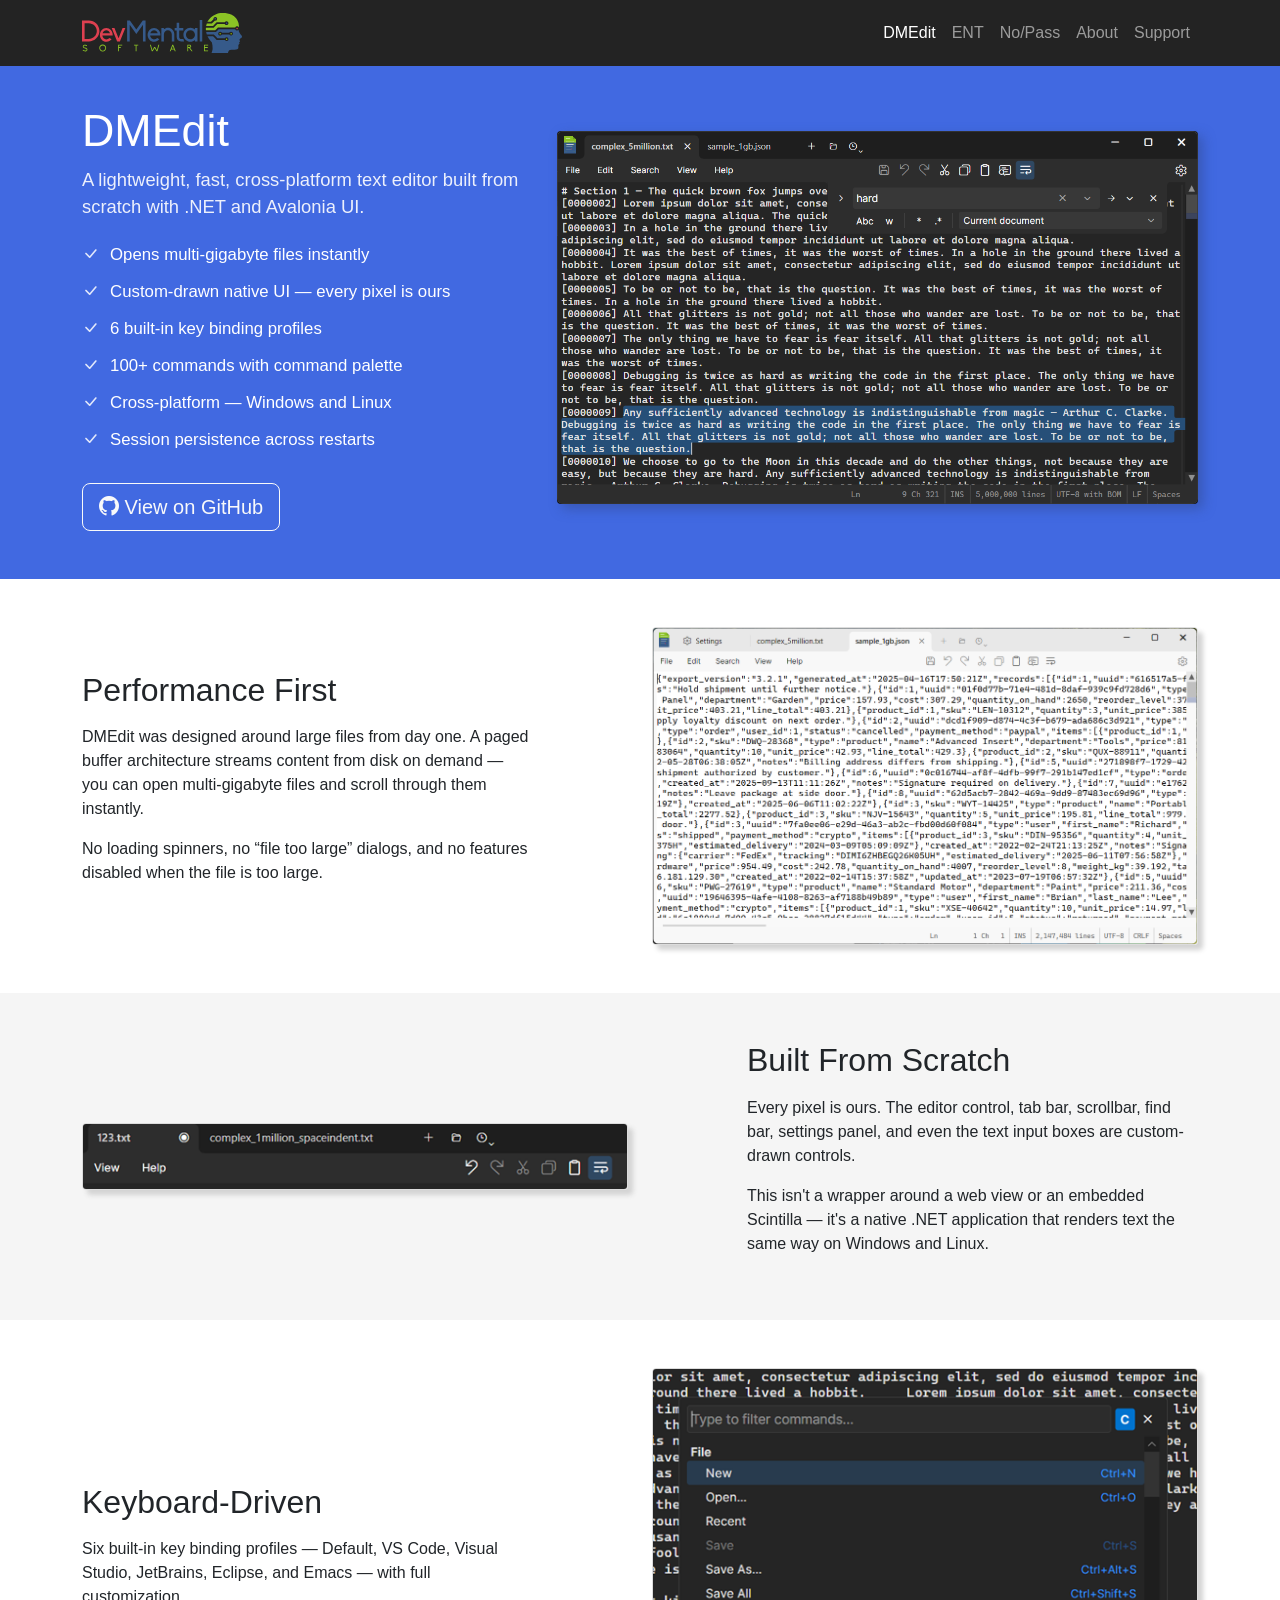
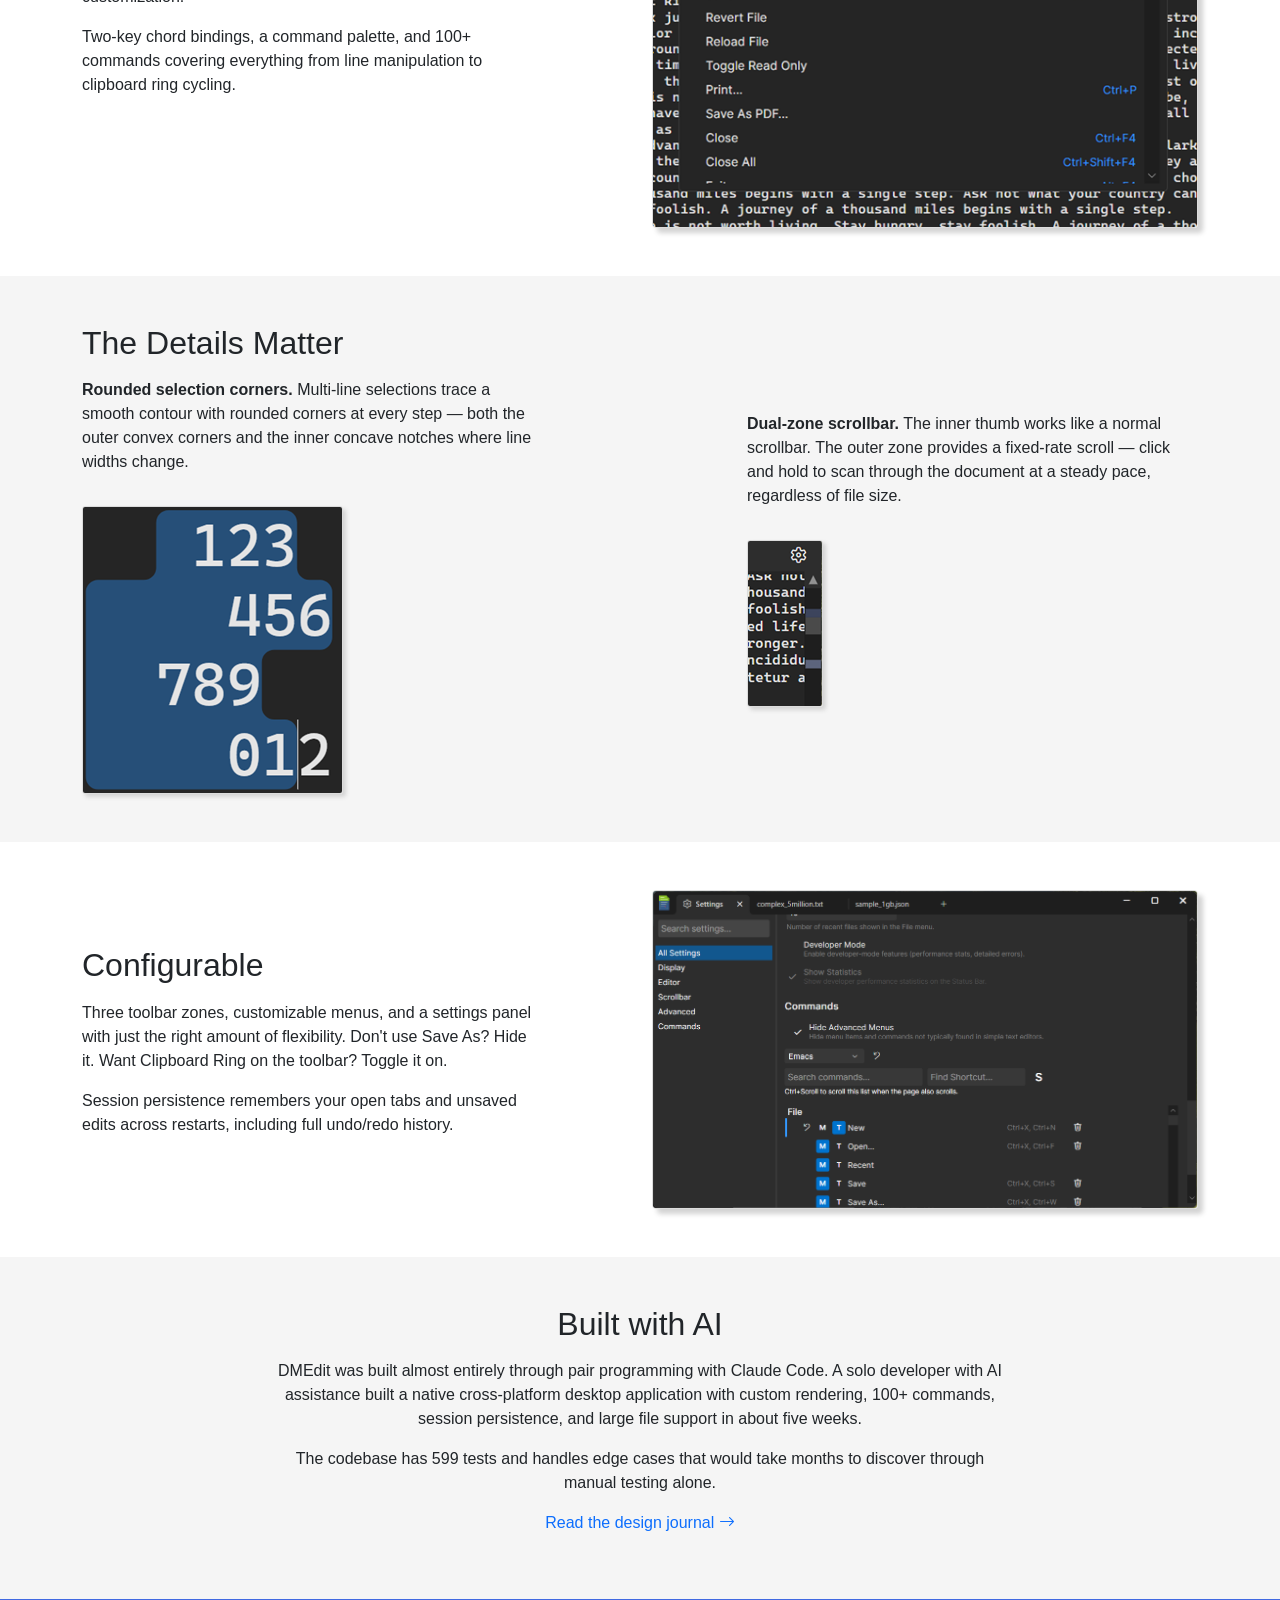
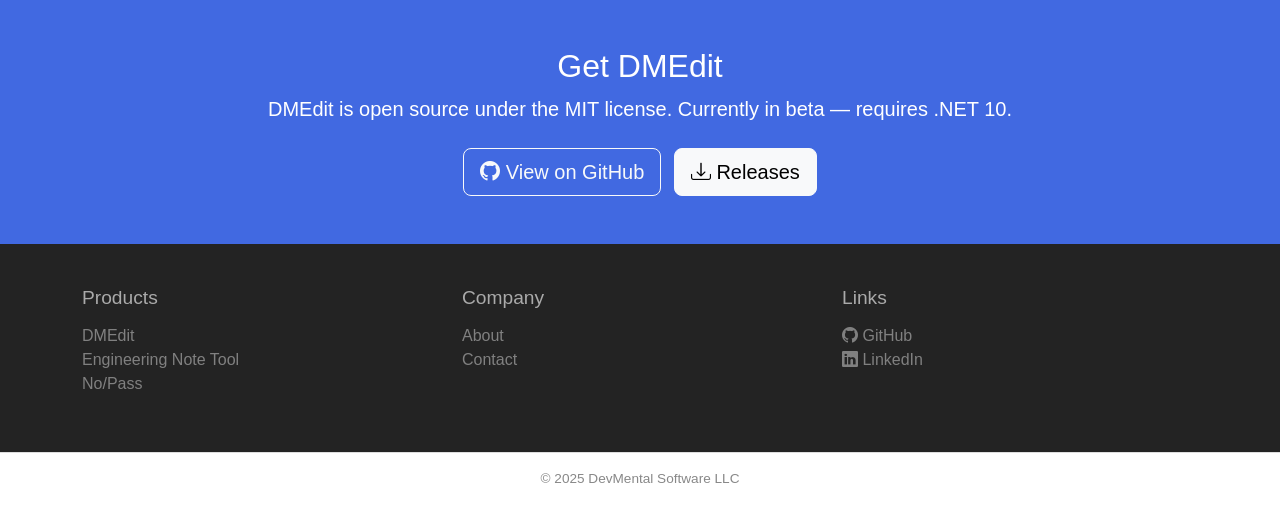
<file: site/index.html>
<!DOCTYPE html>
<html lang="en">
<head>
    <meta charset="utf-8" />
    <meta name="viewport" content="width=device-width, initial-scale=1.0" />
    <title>DMEdit : DevMental</title>
    <link rel="shortcut icon" href="images/dev_mental_head_white_tiny.png" />
    <link href="https://cdn.jsdelivr.net/npm/bootstrap@5.3.3/dist/css/bootstrap.min.css" rel="stylesheet" />
    <link href="https://cdn.jsdelivr.net/npm/bootstrap-icons@1.11.3/font/bootstrap-icons.min.css" rel="stylesheet" />
    <link rel="stylesheet" href="css/site.css" />
</head>
<body>

<!-- Navbar -->
<nav class="navbar navbar-expand-md navbar-dark fixed-top" style="background-color: var(--dm-dark);">
    <div class="container">
        <a class="navbar-brand" href="index.html">
            <img src="images/dev_mental.svg" alt="DevMental" />
        </a>
        <button class="navbar-toggler" type="button" data-bs-toggle="collapse" data-bs-target="#navbarMain">
            <span class="navbar-toggler-icon"></span>
        </button>
        <div class="collapse navbar-collapse" id="navbarMain">
            <ul class="navbar-nav ms-auto">
                <li class="nav-item"><a class="nav-link active" href="index.html">DMEdit</a></li>
                <li class="nav-item"><a class="nav-link" href="ent.html">ENT</a></li>
                <li class="nav-item"><a class="nav-link" href="nopass.html">No/Pass</a></li>
                <li class="nav-item"><a class="nav-link" href="about.html">About</a></li>
                <li class="nav-item"><a class="nav-link" href="contact.html">Support</a></li>
            </ul>
        </div>
    </div>
</nav>

<!-- Hero -->
<section class="hero">
    <div class="container">
        <div class="row align-items-center">
            <div class="col-md-5">
                <h1>DMEdit</h1>
                <p class="lead">A lightweight, fast, cross-platform text editor built from scratch with .NET and Avalonia UI.</p>
                <ul class="feature-list">
                    <li><i class="bi bi-check-lg"></i> Opens multi-gigabyte files instantly</li>
                    <li><i class="bi bi-check-lg"></i> Custom-drawn native UI &mdash; every pixel is ours</li>
                    <li><i class="bi bi-check-lg"></i> 6 built-in key binding profiles</li>
                    <li><i class="bi bi-check-lg"></i> 100+ commands with command palette</li>
                    <li><i class="bi bi-check-lg"></i> Cross-platform &mdash; Windows and Linux</li>
                    <li><i class="bi bi-check-lg"></i> Session persistence across restarts</li>
                </ul>
                <a href="https://github.com/DevMentalSoftware/dmedit" class="btn btn-outline-light btn-lg mt-2">
                    <i class="bi bi-github"></i> View on GitHub
                </a>
            </div>
            <div class="col-md-7 text-end">
                <img src="images/dmedit/Screen1.png" alt="DMEdit editing a large file" class="hero-img" />
            </div>
        </div>
    </div>
</section>

<!-- Performance First -->
<section class="tile-light">
    <div class="container">
        <div class="row align-items-center">
            <div class="col-md-5">
                <h2>Performance First</h2>
                <p>DMEdit was designed around large files from day one. A paged buffer architecture streams content from disk on demand &mdash; you can open multi-gigabyte files and scroll through them instantly.</p>
                <p>No loading spinners, no &ldquo;file too large&rdquo; dialogs, and no features disabled when the file is too large.</p>
            </div>
            <div class="col-md-6 offset-md-1">
                <img src="images/dmedit/Screen2.png" alt="DMEdit with a 1.1 million line JSON file" class="tile-img" />
            </div>
        </div>
    </div>
</section>

<!-- Built From Scratch -->
<section class="tile-dark">
    <div class="container">
        <div class="row align-items-center">
            <div class="col-md-6">
                <img src="images/dmedit/Toolbars.png" alt="DMEdit toolbar zones" class="tile-img" />
            </div>
            <div class="col-md-5 offset-md-1">
                <h2>Built From Scratch</h2>
                <p>Every pixel is ours. The editor control, tab bar, scrollbar, find bar, settings panel, and even the text input boxes are custom-drawn controls.</p>
                <p>This isn't a wrapper around a web view or an embedded Scintilla &mdash; it's a native .NET application that renders text the same way on Windows and Linux.</p>
            </div>
        </div>
    </div>
</section>

<!-- Keyboard-Driven -->
<section class="tile-light">
    <div class="container">
        <div class="row align-items-center">
            <div class="col-md-5">
                <h2>Keyboard-Driven</h2>
                <p>Six built-in key binding profiles &mdash; Default, VS Code, Visual Studio, JetBrains, Eclipse, and Emacs &mdash; with full customization.</p>
                <p>Two-key chord bindings, a command palette, and 100+ commands covering everything from line manipulation to clipboard ring cycling.</p>
            </div>
            <div class="col-md-6 offset-md-1">
                <img src="images/dmedit/Commands.png" alt="DMEdit command palette" class="tile-img" />
            </div>
        </div>
    </div>
</section>

<!-- The Details -->
<section class="tile-dark">
    <div class="container">
        <div class="row align-items-center">
            <div class="col-md-5">
                <h2>The Details Matter</h2>
                <p><strong>Rounded selection corners.</strong> Multi-line selections trace a smooth contour with rounded corners at every step &mdash; both the outer convex corners and the inner concave notches where line widths change.</p>
                <img src="images/dmedit/Selection.png" alt="Rounded selection corners" class="tile-img-sm mt-3" />
            </div>
            <div class="col-md-5 offset-md-2">
                <p><strong>Dual-zone scrollbar.</strong> The inner thumb works like a normal scrollbar. The outer zone provides a fixed-rate scroll &mdash; click and hold to scan through the document at a steady pace, regardless of file size.</p>
                <img src="images/dmedit/dzscroll.png" alt="Dual-zone scrollbar" class="tile-img-sm mt-3" />
            </div>
        </div>
    </div>
</section>

<!-- Configurable -->
<section class="tile-light">
    <div class="container">
        <div class="row align-items-center">
            <div class="col-md-5">
                <h2>Configurable</h2>
                <p>Three toolbar zones, customizable menus, and a settings panel with just the right amount of flexibility. Don't use Save As? Hide it. Want Clipboard Ring on the toolbar? Toggle it on.</p>
                <p>Session persistence remembers your open tabs and unsaved edits across restarts, including full undo/redo history.</p>
            </div>
            <div class="col-md-6 offset-md-1">
                <img src="images/dmedit/Screen3.png" alt="DMEdit settings panel" class="tile-img" />
            </div>
        </div>
    </div>
</section>

<!-- The AI Story -->
<section class="tile-dark">
    <div class="container">
        <div class="row align-items-center">
            <div class="col-md-8 mx-auto text-center">
                <h2>Built with AI</h2>
                <p>DMEdit was built almost entirely through pair programming with Claude Code. A solo developer with AI assistance built a native cross-platform desktop application with custom rendering, 100+ commands, session persistence, and large file support in about five weeks.</p>
                <p>The codebase has 599 tests and handles edge cases that would take months to discover through manual testing alone.</p>
                <p>
                    <a href="https://github.com/DevMentalSoftware/dmedit/blob/main/docs/design-journal.md" class="text-decoration-none">
                        Read the design journal <i class="bi bi-arrow-right"></i>
                    </a>
                </p>
            </div>
        </div>
    </div>
</section>

<!-- Get DMEdit -->
<section class="cta-section">
    <div class="container">
        <h2>Get DMEdit</h2>
        <p class="lead mb-4">DMEdit is open source under the MIT license. Currently in beta &mdash; requires .NET 10.</p>
        <a href="https://github.com/DevMentalSoftware/dmedit" class="btn btn-outline-light btn-lg">
            <i class="bi bi-github"></i> View on GitHub
        </a>
        <a href="https://github.com/DevMentalSoftware/dmedit/releases" class="btn btn-light btn-lg ms-2">
            <i class="bi bi-download"></i> Releases
        </a>
    </div>
</section>

<!-- Footer -->
<footer class="dm-footer">
    <div class="container">
        <div class="row">
            <div class="col-md-4 mb-3">
                <div class="footer-heading">Products</div>
                <a href="index.html">DMEdit</a><br />
                <a href="ent.html">Engineering Note Tool</a><br />
                <a href="nopass.html">No/Pass</a><br />
            </div>
            <div class="col-md-4 mb-3">
                <div class="footer-heading">Company</div>
                <a href="about.html">About</a><br />
                <a href="contact.html">Contact</a><br />
            </div>
            <div class="col-md-4 mb-3">
                <div class="footer-heading">Links</div>
                <a href="https://github.com/DevMentalSoftware/dmedit"><i class="bi bi-github"></i> GitHub</a><br />
                <a href="https://www.linkedin.com/company/devmental-software"><i class="bi bi-linkedin"></i> LinkedIn</a><br />
            </div>
        </div>
    </div>
</footer>
<div class="dm-copyright">&copy; 2025 DevMental Software LLC</div>

<script src="https://cdn.jsdelivr.net/npm/bootstrap@5.3.3/dist/js/bootstrap.bundle.min.js"></script>
</body>
</html>
</file>
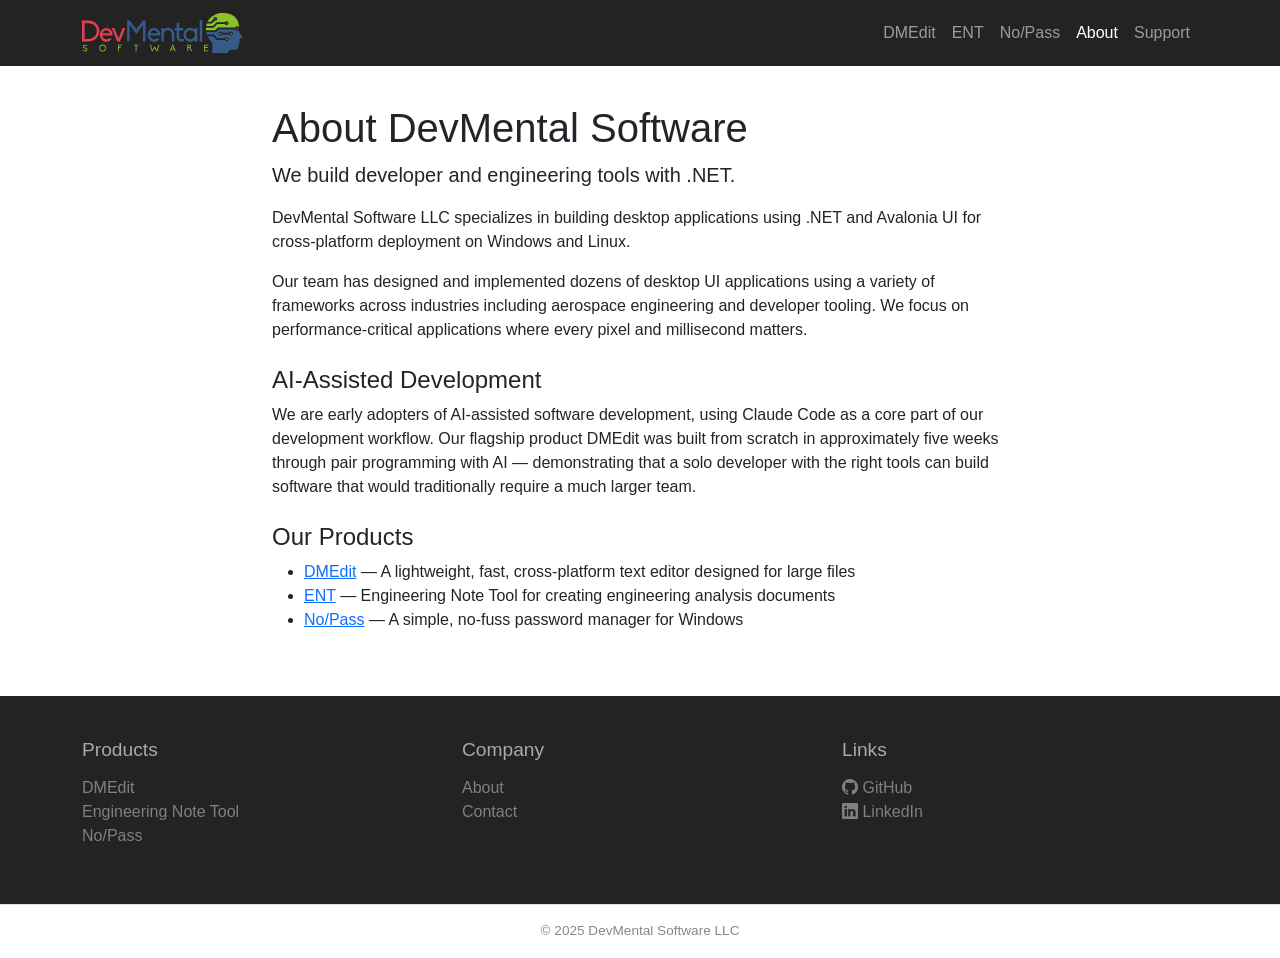
<file: site/about.html>
<!DOCTYPE html>
<html lang="en">
<head>
    <meta charset="utf-8" />
    <meta name="viewport" content="width=device-width, initial-scale=1.0" />
    <title>About : DevMental</title>
    <link rel="shortcut icon" href="images/dev_mental_head_white_tiny.png" />
    <link href="https://cdn.jsdelivr.net/npm/bootstrap@5.3.3/dist/css/bootstrap.min.css" rel="stylesheet" />
    <link href="https://cdn.jsdelivr.net/npm/bootstrap-icons@1.11.3/font/bootstrap-icons.min.css" rel="stylesheet" />
    <link rel="stylesheet" href="css/site.css" />
</head>
<body>

<!-- Navbar -->
<nav class="navbar navbar-expand-md navbar-dark fixed-top" style="background-color: var(--dm-dark);">
    <div class="container">
        <a class="navbar-brand" href="index.html">
            <img src="images/dev_mental.svg" alt="DevMental" />
        </a>
        <button class="navbar-toggler" type="button" data-bs-toggle="collapse" data-bs-target="#navbarMain">
            <span class="navbar-toggler-icon"></span>
        </button>
        <div class="collapse navbar-collapse" id="navbarMain">
            <ul class="navbar-nav ms-auto">
                <li class="nav-item"><a class="nav-link" href="index.html">DMEdit</a></li>
                <li class="nav-item"><a class="nav-link" href="ent.html">ENT</a></li>
                <li class="nav-item"><a class="nav-link" href="nopass.html">No/Pass</a></li>
                <li class="nav-item"><a class="nav-link active" href="about.html">About</a></li>
                <li class="nav-item"><a class="nav-link" href="contact.html">Support</a></li>
            </ul>
        </div>
    </div>
</nav>

<!-- Content -->
<section class="tile-light">
    <div class="container">
        <div class="row">
            <div class="col-md-8 mx-auto">
                <h1 style="font-family: var(--dm-font-heading); font-weight: 300;">About DevMental Software</h1>
                <p class="lead" style="font-family: var(--dm-font-heading); font-weight: 300;">We build developer and engineering tools with .NET.</p>

                <p>DevMental Software LLC specializes in building desktop applications using .NET and Avalonia UI for cross-platform deployment on Windows and Linux.</p>

                <p>Our team has designed and implemented dozens of desktop UI applications using a variety of frameworks across industries including aerospace engineering and developer tooling. We focus on performance-critical applications where every pixel and millisecond matters.</p>

                <h4 class="mt-4" style="font-family: var(--dm-font-heading); font-weight: 300;">AI-Assisted Development</h4>
                <p>We are early adopters of AI-assisted software development, using Claude Code as a core part of our development workflow. Our flagship product DMEdit was built from scratch in approximately five weeks through pair programming with AI &mdash; demonstrating that a solo developer with the right tools can build software that would traditionally require a much larger team.</p>

                <h4 class="mt-4" style="font-family: var(--dm-font-heading); font-weight: 300;">Our Products</h4>
                <ul>
                    <li><a href="index.html">DMEdit</a> &mdash; A lightweight, fast, cross-platform text editor designed for large files</li>
                    <li><a href="ent.html">ENT</a> &mdash; Engineering Note Tool for creating engineering analysis documents</li>
                    <li><a href="nopass.html">No/Pass</a> &mdash; A simple, no-fuss password manager for Windows</li>
                </ul>
            </div>
        </div>
    </div>
</section>

<!-- Footer -->
<footer class="dm-footer">
    <div class="container">
        <div class="row">
            <div class="col-md-4 mb-3">
                <div class="footer-heading">Products</div>
                <a href="index.html">DMEdit</a><br />
                <a href="ent.html">Engineering Note Tool</a><br />
                <a href="nopass.html">No/Pass</a><br />
            </div>
            <div class="col-md-4 mb-3">
                <div class="footer-heading">Company</div>
                <a href="about.html">About</a><br />
                <a href="contact.html">Contact</a><br />
            </div>
            <div class="col-md-4 mb-3">
                <div class="footer-heading">Links</div>
                <a href="https://github.com/DevMentalSoftware/dmedit"><i class="bi bi-github"></i> GitHub</a><br />
                <a href="https://www.linkedin.com/company/devmental-software"><i class="bi bi-linkedin"></i> LinkedIn</a><br />
            </div>
        </div>
    </div>
</footer>
<div class="dm-copyright">&copy; 2025 DevMental Software LLC</div>

<script src="https://cdn.jsdelivr.net/npm/bootstrap@5.3.3/dist/js/bootstrap.bundle.min.js"></script>
</body>
</html>
</file>
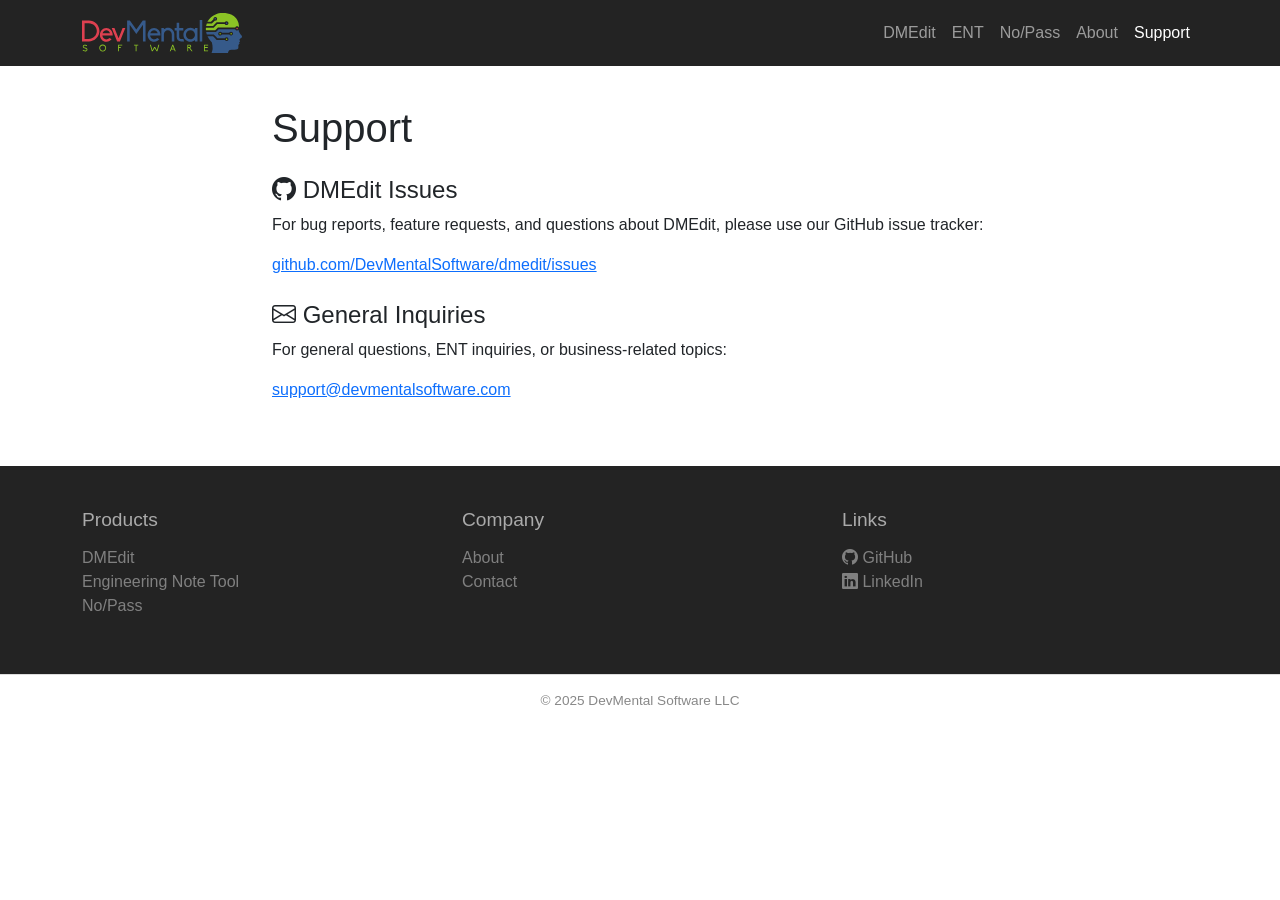
<file: site/contact.html>
<!DOCTYPE html>
<html lang="en">
<head>
    <meta charset="utf-8" />
    <meta name="viewport" content="width=device-width, initial-scale=1.0" />
    <title>Support : DevMental</title>
    <link rel="shortcut icon" href="images/dev_mental_head_white_tiny.png" />
    <link href="https://cdn.jsdelivr.net/npm/bootstrap@5.3.3/dist/css/bootstrap.min.css" rel="stylesheet" />
    <link href="https://cdn.jsdelivr.net/npm/bootstrap-icons@1.11.3/font/bootstrap-icons.min.css" rel="stylesheet" />
    <link rel="stylesheet" href="css/site.css" />
</head>
<body>

<!-- Navbar -->
<nav class="navbar navbar-expand-md navbar-dark fixed-top" style="background-color: var(--dm-dark);">
    <div class="container">
        <a class="navbar-brand" href="index.html">
            <img src="images/dev_mental.svg" alt="DevMental" />
        </a>
        <button class="navbar-toggler" type="button" data-bs-toggle="collapse" data-bs-target="#navbarMain">
            <span class="navbar-toggler-icon"></span>
        </button>
        <div class="collapse navbar-collapse" id="navbarMain">
            <ul class="navbar-nav ms-auto">
                <li class="nav-item"><a class="nav-link" href="index.html">DMEdit</a></li>
                <li class="nav-item"><a class="nav-link" href="ent.html">ENT</a></li>
                <li class="nav-item"><a class="nav-link" href="nopass.html">No/Pass</a></li>
                <li class="nav-item"><a class="nav-link" href="about.html">About</a></li>
                <li class="nav-item"><a class="nav-link active" href="contact.html">Support</a></li>
            </ul>
        </div>
    </div>
</nav>

<!-- Content -->
<section class="tile-light">
    <div class="container">
        <div class="row">
            <div class="col-md-8 mx-auto">
                <h1 style="font-family: var(--dm-font-heading); font-weight: 300;">Support</h1>

                <h4 class="mt-4" style="font-family: var(--dm-font-heading); font-weight: 300;">
                    <i class="bi bi-github"></i> DMEdit Issues
                </h4>
                <p>For bug reports, feature requests, and questions about DMEdit, please use our GitHub issue tracker:</p>
                <p><a href="https://github.com/DevMentalSoftware/dmedit/issues">github.com/DevMentalSoftware/dmedit/issues</a></p>

                <h4 class="mt-4" style="font-family: var(--dm-font-heading); font-weight: 300;">
                    <i class="bi bi-envelope"></i> General Inquiries
                </h4>
                <p>For general questions, ENT inquiries, or business-related topics:</p>
                <p><a href="mailto:support@devmentalsoftware.com">support@devmentalsoftware.com</a></p>
            </div>
        </div>
    </div>
</section>

<!-- Footer -->
<footer class="dm-footer">
    <div class="container">
        <div class="row">
            <div class="col-md-4 mb-3">
                <div class="footer-heading">Products</div>
                <a href="index.html">DMEdit</a><br />
                <a href="ent.html">Engineering Note Tool</a><br />
                <a href="nopass.html">No/Pass</a><br />
            </div>
            <div class="col-md-4 mb-3">
                <div class="footer-heading">Company</div>
                <a href="about.html">About</a><br />
                <a href="contact.html">Contact</a><br />
            </div>
            <div class="col-md-4 mb-3">
                <div class="footer-heading">Links</div>
                <a href="https://github.com/DevMentalSoftware/dmedit"><i class="bi bi-github"></i> GitHub</a><br />
                <a href="https://www.linkedin.com/company/devmental-software"><i class="bi bi-linkedin"></i> LinkedIn</a><br />
            </div>
        </div>
    </div>
</footer>
<div class="dm-copyright">&copy; 2025 DevMental Software LLC</div>

<script src="https://cdn.jsdelivr.net/npm/bootstrap@5.3.3/dist/js/bootstrap.bundle.min.js"></script>
</body>
</html>
</file>
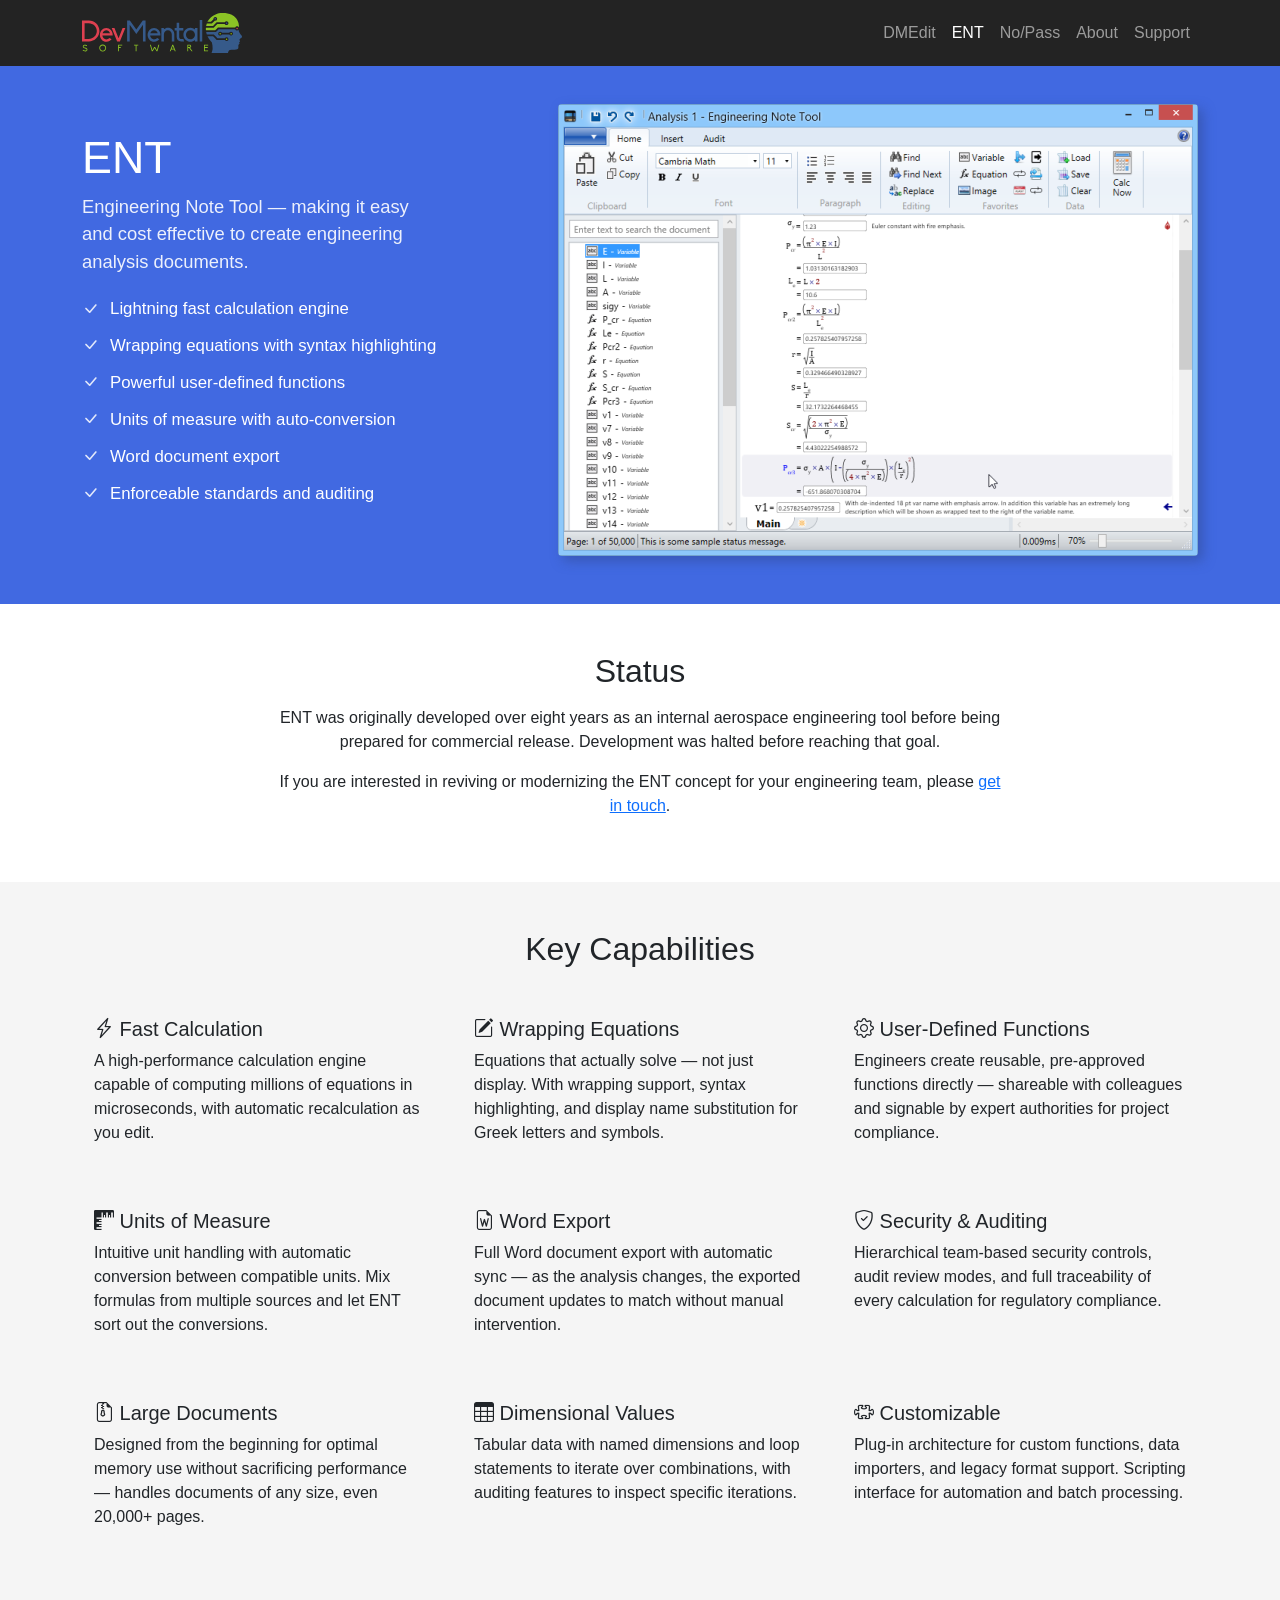
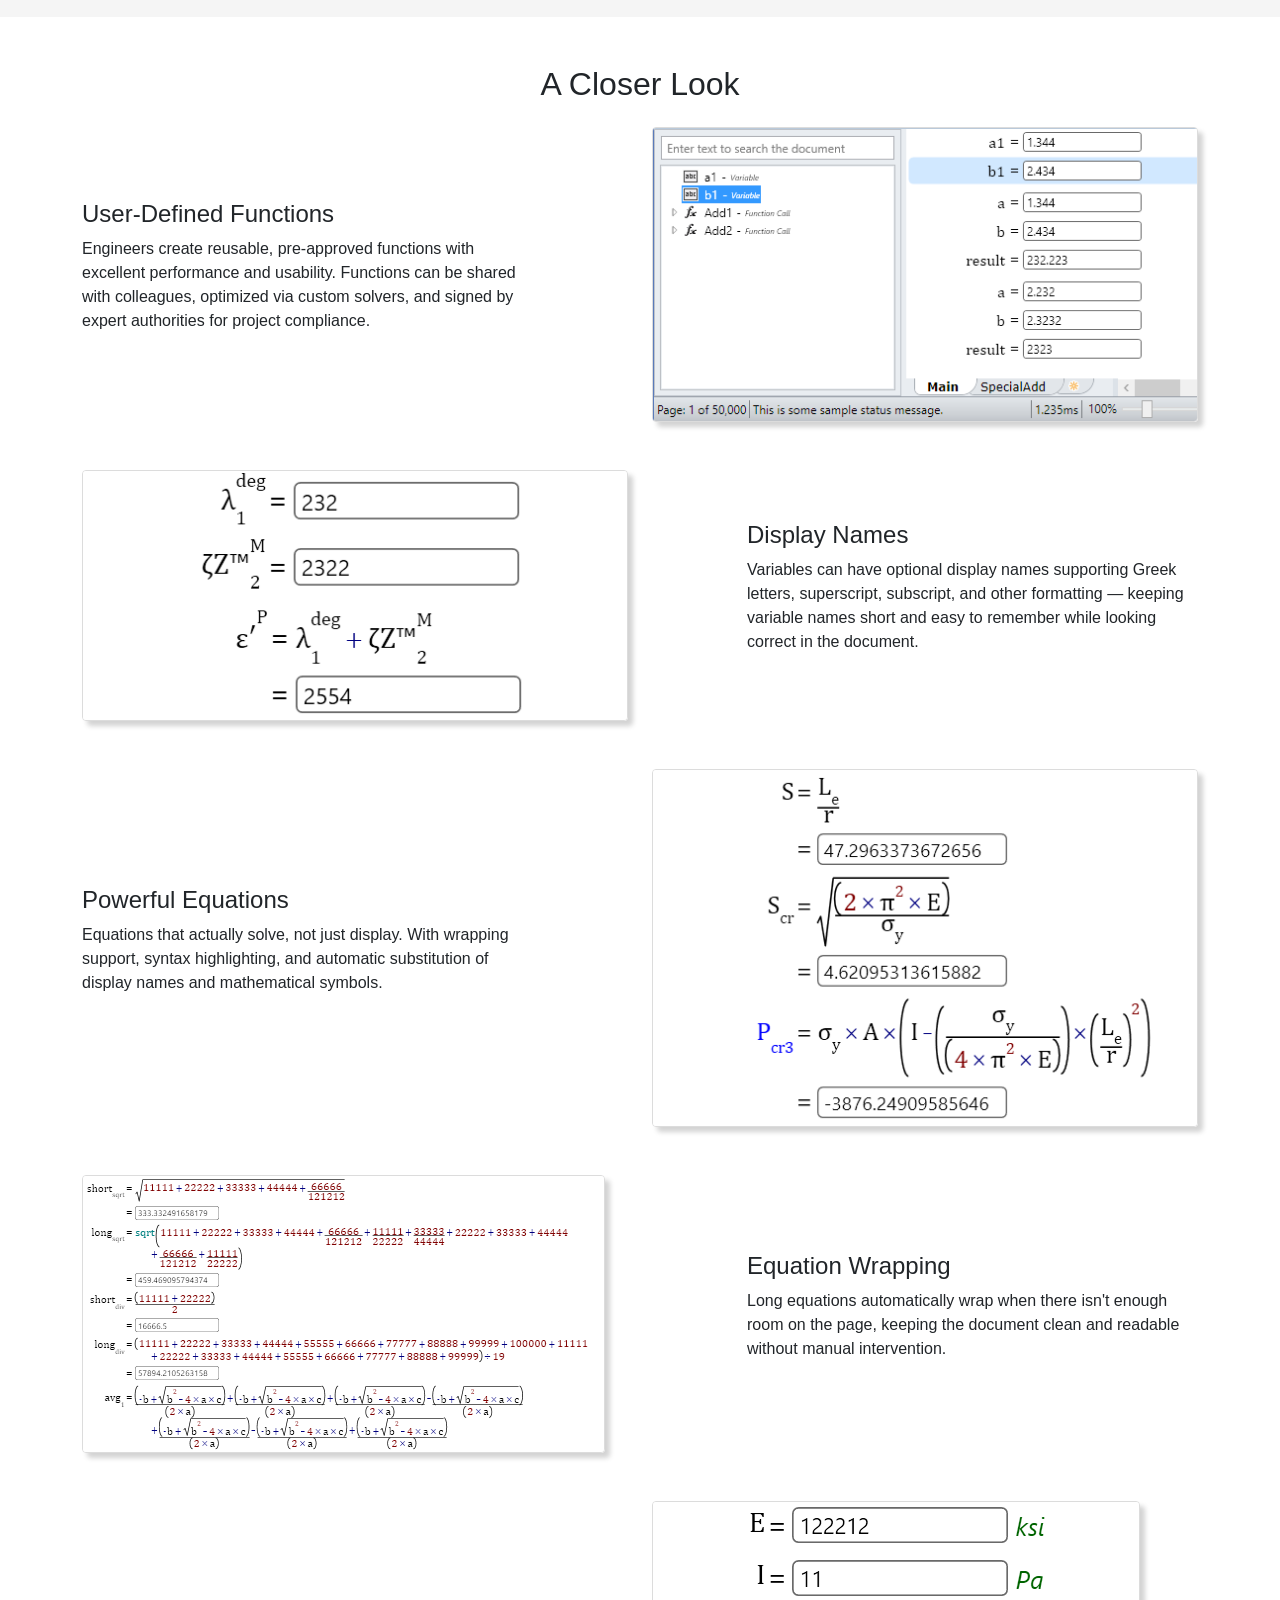
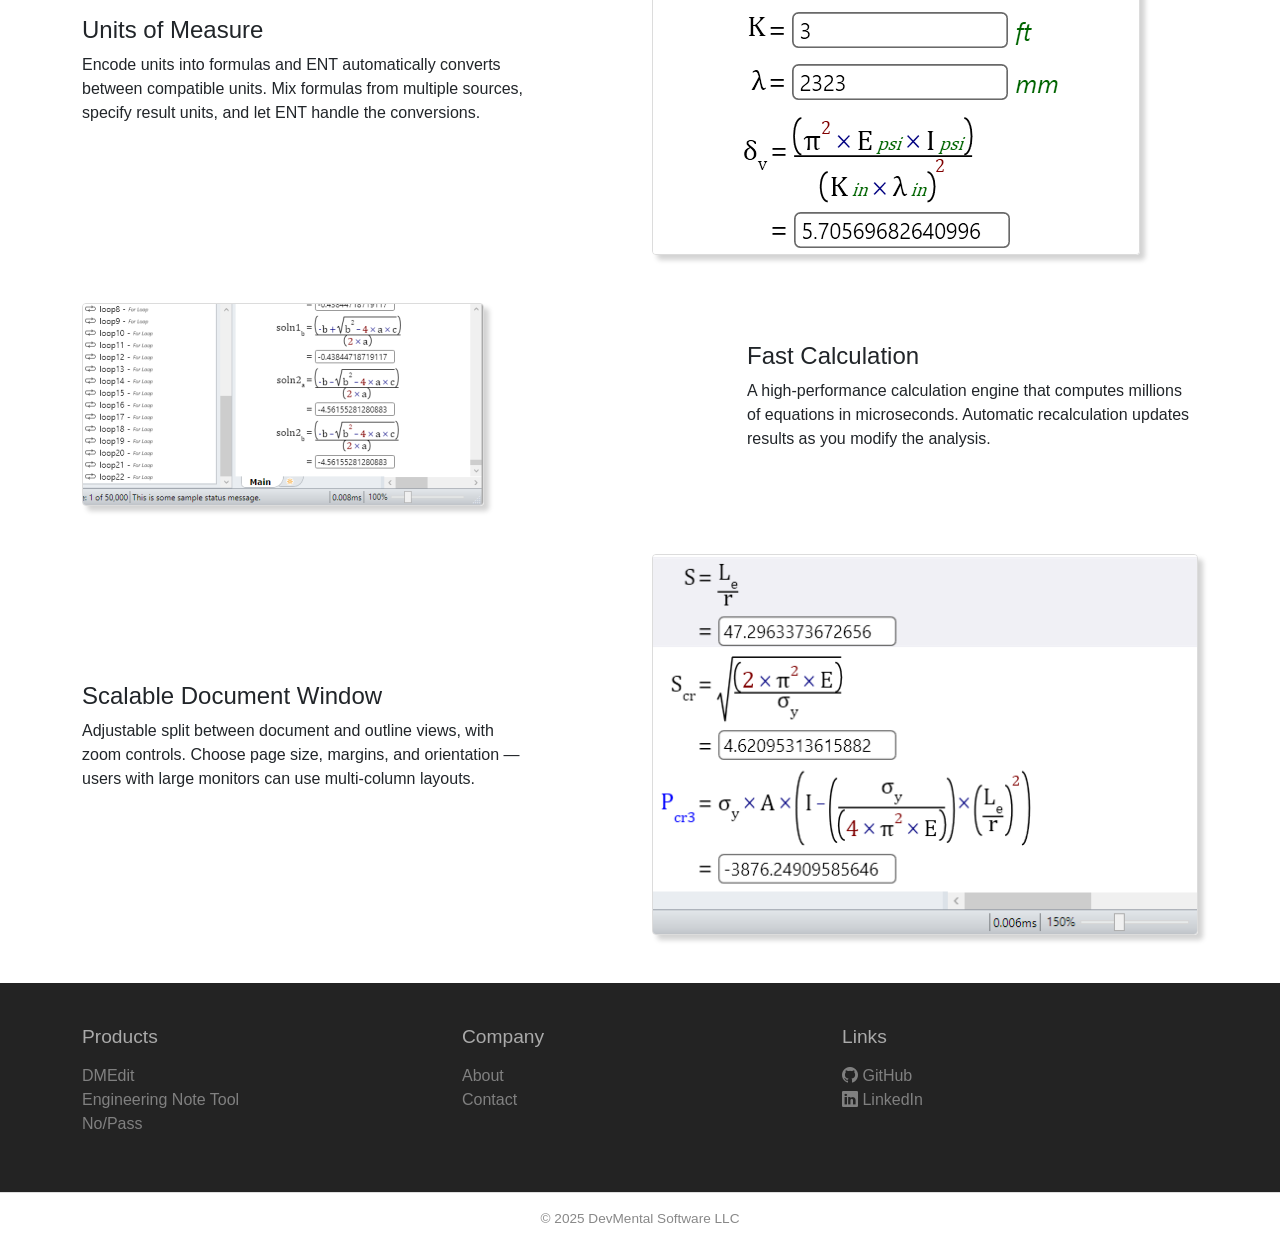
<file: site/ent.html>
<!DOCTYPE html>
<html lang="en">
<head>
    <meta charset="utf-8" />
    <meta name="viewport" content="width=device-width, initial-scale=1.0" />
    <title>ENT : DevMental</title>
    <link rel="shortcut icon" href="images/dev_mental_head_white_tiny.png" />
    <link href="https://cdn.jsdelivr.net/npm/bootstrap@5.3.3/dist/css/bootstrap.min.css" rel="stylesheet" />
    <link href="https://cdn.jsdelivr.net/npm/bootstrap-icons@1.11.3/font/bootstrap-icons.min.css" rel="stylesheet" />
    <link rel="stylesheet" href="css/site.css" />
</head>
<body>

<!-- Navbar -->
<nav class="navbar navbar-expand-md navbar-dark fixed-top" style="background-color: var(--dm-dark);">
    <div class="container">
        <a class="navbar-brand" href="index.html">
            <img src="images/dev_mental.svg" alt="DevMental" />
        </a>
        <button class="navbar-toggler" type="button" data-bs-toggle="collapse" data-bs-target="#navbarMain">
            <span class="navbar-toggler-icon"></span>
        </button>
        <div class="collapse navbar-collapse" id="navbarMain">
            <ul class="navbar-nav ms-auto">
                <li class="nav-item"><a class="nav-link" href="index.html">DMEdit</a></li>
                <li class="nav-item"><a class="nav-link active" href="ent.html">ENT</a></li>
                <li class="nav-item"><a class="nav-link" href="nopass.html">No/Pass</a></li>
                <li class="nav-item"><a class="nav-link" href="about.html">About</a></li>
                <li class="nav-item"><a class="nav-link" href="contact.html">Support</a></li>
            </ul>
        </div>
    </div>
</nav>

<!-- Hero -->
<section class="hero">
    <div class="container">
        <div class="row align-items-center">
            <div class="col-md-4">
                <h1>ENT</h1>
                <p class="lead">Engineering Note Tool &mdash; making it easy and cost effective to create engineering analysis documents.</p>
                <ul class="feature-list">
                    <li><i class="bi bi-check-lg"></i> Lightning fast calculation engine</li>
                    <li><i class="bi bi-check-lg"></i> Wrapping equations with syntax highlighting</li>
                    <li><i class="bi bi-check-lg"></i> Powerful user-defined functions</li>
                    <li><i class="bi bi-check-lg"></i> Units of measure with auto-conversion</li>
                    <li><i class="bi bi-check-lg"></i> Word document export</li>
                    <li><i class="bi bi-check-lg"></i> Enforceable standards and auditing</li>
                </ul>
            </div>
            <div class="col-md-8 text-end">
                <img src="images/ENTFull.png" alt="ENT Engineering Note Tool" class="hero-img" />
            </div>
        </div>
    </div>
</section>

<!-- Status -->
<section class="tile-light">
    <div class="container">
        <div class="row">
            <div class="col-md-8 mx-auto text-center">
                <h2>Status</h2>
                <p>ENT was originally developed over eight years as an internal aerospace engineering tool before being prepared for commercial release. Development was halted before reaching that goal.</p>
                <p>If you are interested in reviving or modernizing the ENT concept for your engineering team, please <a href="contact.html">get in touch</a>.</p>
            </div>
        </div>
    </div>
</section>

<!-- Feature Grid -->
<section class="tile-dark">
    <div class="container">
        <h2 class="text-center mb-4">Key Capabilities</h2>
        <div class="row">
            <div class="col-md-4 feature-card">
                <h5><i class="bi bi-lightning-charge"></i> Fast Calculation</h5>
                <p>A high-performance calculation engine capable of computing millions of equations in microseconds, with automatic recalculation as you edit.</p>
            </div>
            <div class="col-md-4 feature-card">
                <h5><i class="bi bi-pencil-square"></i> Wrapping Equations</h5>
                <p>Equations that actually solve &mdash; not just display. With wrapping support, syntax highlighting, and display name substitution for Greek letters and symbols.</p>
            </div>
            <div class="col-md-4 feature-card">
                <h5><i class="bi bi-gear"></i> User-Defined Functions</h5>
                <p>Engineers create reusable, pre-approved functions directly &mdash; shareable with colleagues and signable by expert authorities for project compliance.</p>
            </div>
            <div class="col-md-4 feature-card">
                <h5><i class="bi bi-rulers"></i> Units of Measure</h5>
                <p>Intuitive unit handling with automatic conversion between compatible units. Mix formulas from multiple sources and let ENT sort out the conversions.</p>
            </div>
            <div class="col-md-4 feature-card">
                <h5><i class="bi bi-file-earmark-word"></i> Word Export</h5>
                <p>Full Word document export with automatic sync &mdash; as the analysis changes, the exported document updates to match without manual intervention.</p>
            </div>
            <div class="col-md-4 feature-card">
                <h5><i class="bi bi-shield-check"></i> Security &amp; Auditing</h5>
                <p>Hierarchical team-based security controls, audit review modes, and full traceability of every calculation for regulatory compliance.</p>
            </div>
            <div class="col-md-4 feature-card">
                <h5><i class="bi bi-file-earmark-zip"></i> Large Documents</h5>
                <p>Designed from the beginning for optimal memory use without sacrificing performance &mdash; handles documents of any size, even 20,000+ pages.</p>
            </div>
            <div class="col-md-4 feature-card">
                <h5><i class="bi bi-table"></i> Dimensional Values</h5>
                <p>Tabular data with named dimensions and loop statements to iterate over combinations, with auditing features to inspect specific iterations.</p>
            </div>
            <div class="col-md-4 feature-card">
                <h5><i class="bi bi-puzzle"></i> Customizable</h5>
                <p>Plug-in architecture for custom functions, data importers, and legacy format support. Scripting interface for automation and batch processing.</p>
            </div>
        </div>
    </div>
</section>

<!-- Screenshots -->
<section class="tile-light">
    <div class="container">
        <h2 class="text-center mb-4">A Closer Look</h2>
        <div class="row align-items-center mb-5">
            <div class="col-md-5">
                <h4 style="font-family: var(--dm-font-heading); font-weight: 300;">User-Defined Functions</h4>
                <p>Engineers create reusable, pre-approved functions with excellent performance and usability. Functions can be shared with colleagues, optimized via custom solvers, and signed by expert authorities for project compliance.</p>
            </div>
            <div class="col-md-6 offset-md-1">
                <img src="images/ent/UserFunc.png" alt="User-defined functions in ENT" class="tile-img" />
            </div>
        </div>
        <div class="row align-items-center mb-5">
            <div class="col-md-6">
                <img src="images/ent/DisplayNames.png" alt="Display names with Greek letters and subscripts" class="tile-img" />
            </div>
            <div class="col-md-5 offset-md-1">
                <h4 style="font-family: var(--dm-font-heading); font-weight: 300;">Display Names</h4>
                <p>Variables can have optional display names supporting Greek letters, superscript, subscript, and other formatting &mdash; keeping variable names short and easy to remember while looking correct in the document.</p>
            </div>
        </div>
        <div class="row align-items-center mb-5">
            <div class="col-md-5">
                <h4 style="font-family: var(--dm-font-heading); font-weight: 300;">Powerful Equations</h4>
                <p>Equations that actually solve, not just display. With wrapping support, syntax highlighting, and automatic substitution of display names and mathematical symbols.</p>
            </div>
            <div class="col-md-6 offset-md-1">
                <img src="images/ent/Equations1.png" alt="Equations with syntax highlighting" class="tile-img" />
            </div>
        </div>
        <div class="row align-items-center mb-5">
            <div class="col-md-6">
                <img src="images/ent/EquationWrap.png" alt="Equation wrapping" class="tile-img" />
            </div>
            <div class="col-md-5 offset-md-1">
                <h4 style="font-family: var(--dm-font-heading); font-weight: 300;">Equation Wrapping</h4>
                <p>Long equations automatically wrap when there isn't enough room on the page, keeping the document clean and readable without manual intervention.</p>
            </div>
        </div>
        <div class="row align-items-center mb-5">
            <div class="col-md-5">
                <h4 style="font-family: var(--dm-font-heading); font-weight: 300;">Units of Measure</h4>
                <p>Encode units into formulas and ENT automatically converts between compatible units. Mix formulas from multiple sources, specify result units, and let ENT handle the conversions.</p>
            </div>
            <div class="col-md-6 offset-md-1">
                <img src="images/ent/EquationUnits.png" alt="Units of measure with automatic conversion" class="tile-img" />
            </div>
        </div>
        <div class="row align-items-center mb-5">
            <div class="col-md-6">
                <img src="images/ent/CalculationPerformanceSm.png" alt="Calculation performance benchmarks" class="tile-img" />
            </div>
            <div class="col-md-5 offset-md-1">
                <h4 style="font-family: var(--dm-font-heading); font-weight: 300;">Fast Calculation</h4>
                <p>A high-performance calculation engine that computes millions of equations in microseconds. Automatic recalculation updates results as you modify the analysis.</p>
            </div>
        </div>
        <div class="row align-items-center">
            <div class="col-md-5">
                <h4 style="font-family: var(--dm-font-heading); font-weight: 300;">Scalable Document Window</h4>
                <p>Adjustable split between document and outline views, with zoom controls. Choose page size, margins, and orientation &mdash; users with large monitors can use multi-column layouts.</p>
            </div>
            <div class="col-md-6 offset-md-1">
                <img src="images/ent/ZoomedDoc.png" alt="Scalable document window with zoom" class="tile-img" />
            </div>
        </div>
    </div>
</section>

<!-- Footer -->
<footer class="dm-footer">
    <div class="container">
        <div class="row">
            <div class="col-md-4 mb-3">
                <div class="footer-heading">Products</div>
                <a href="index.html">DMEdit</a><br />
                <a href="ent.html">Engineering Note Tool</a><br />
                <a href="nopass.html">No/Pass</a><br />
            </div>
            <div class="col-md-4 mb-3">
                <div class="footer-heading">Company</div>
                <a href="about.html">About</a><br />
                <a href="contact.html">Contact</a><br />
            </div>
            <div class="col-md-4 mb-3">
                <div class="footer-heading">Links</div>
                <a href="https://github.com/DevMentalSoftware/dmedit"><i class="bi bi-github"></i> GitHub</a><br />
                <a href="https://www.linkedin.com/company/devmental-software"><i class="bi bi-linkedin"></i> LinkedIn</a><br />
            </div>
        </div>
    </div>
</footer>
<div class="dm-copyright">&copy; 2025 DevMental Software LLC</div>

<script src="https://cdn.jsdelivr.net/npm/bootstrap@5.3.3/dist/js/bootstrap.bundle.min.js"></script>
</body>
</html>
</file>
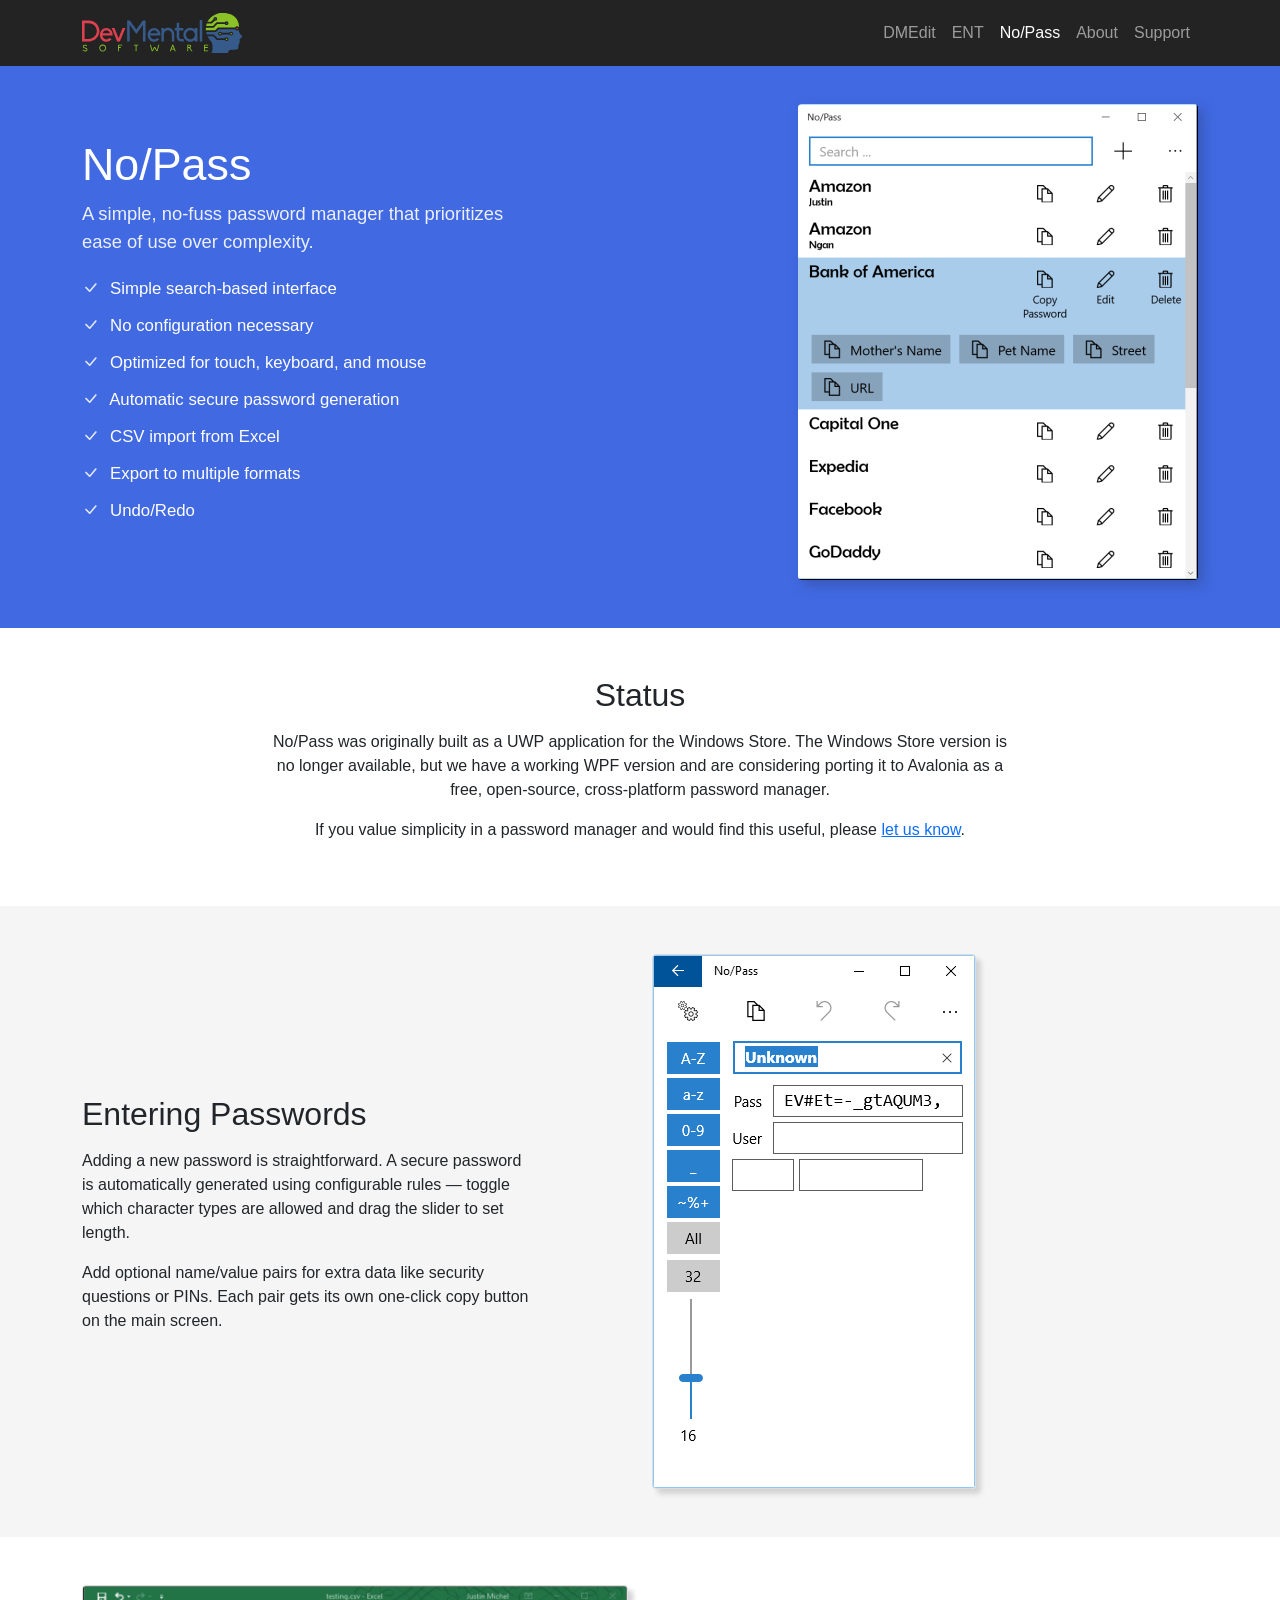
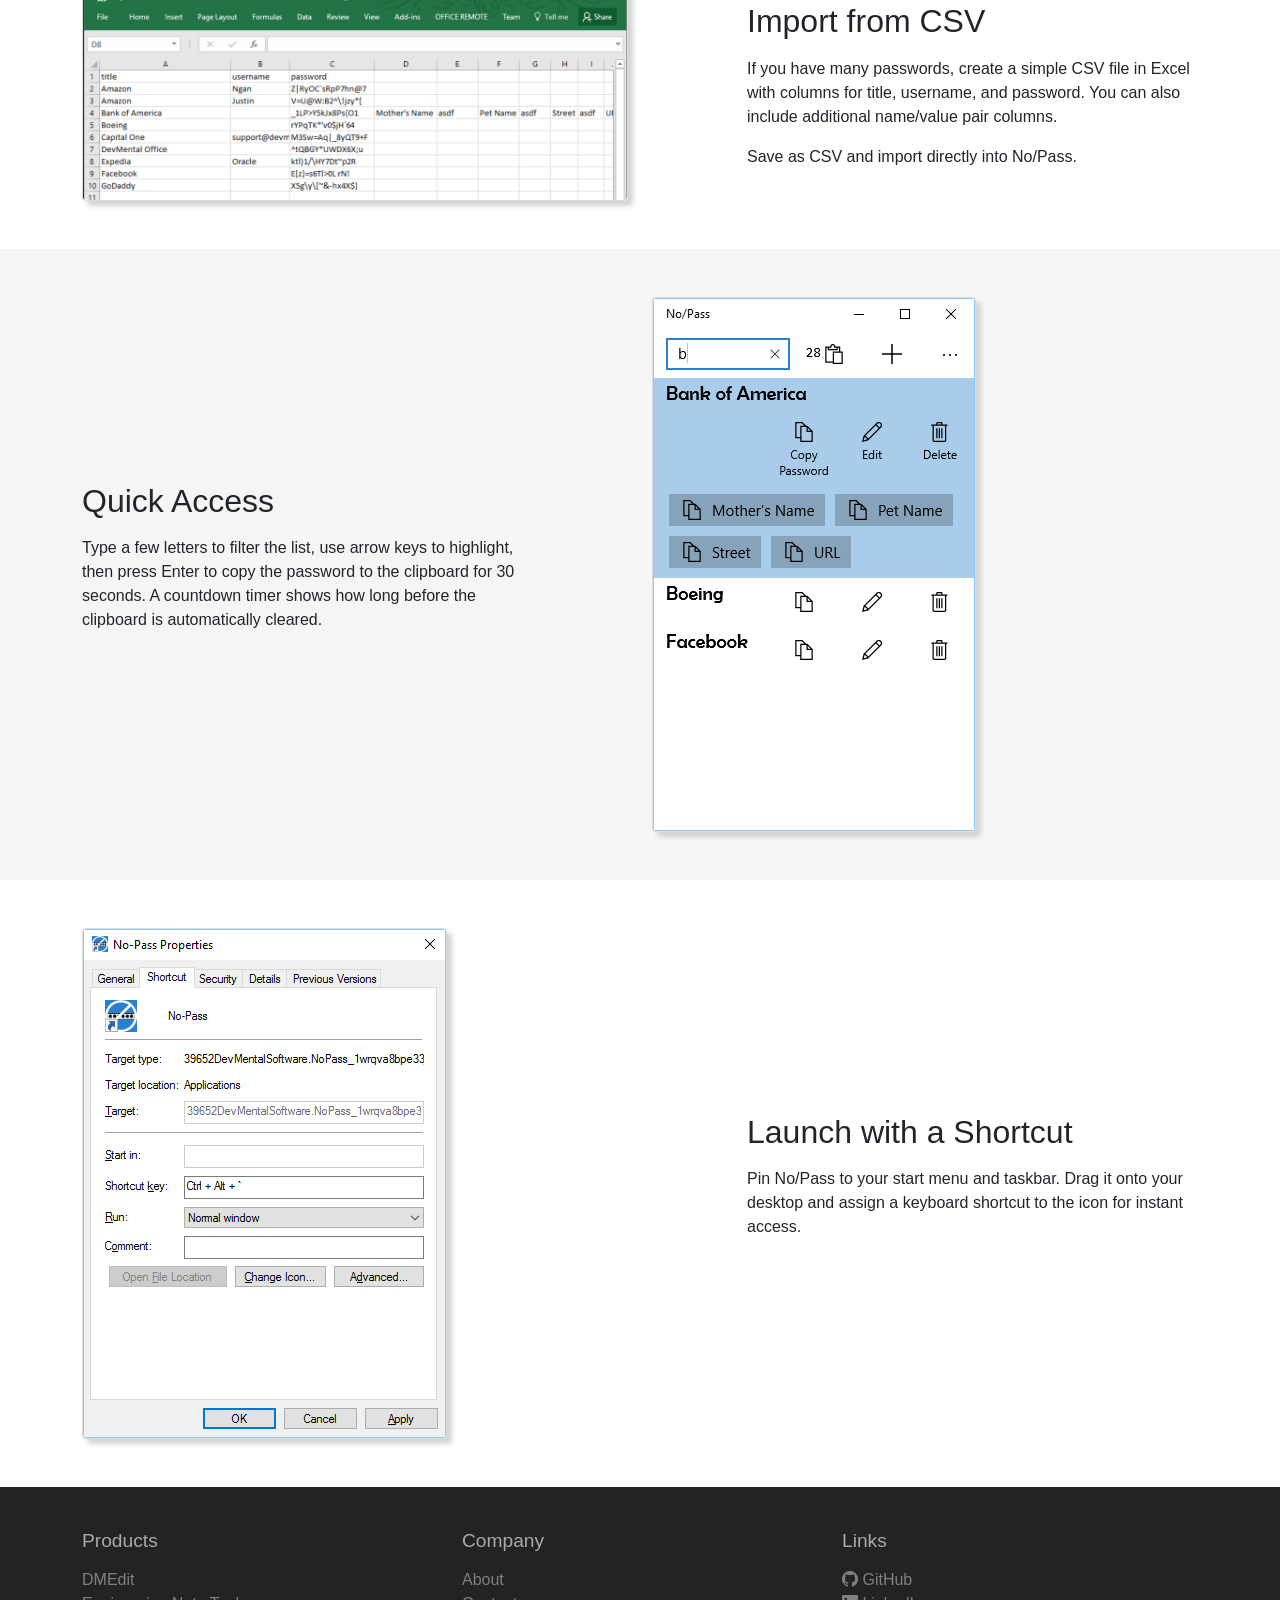
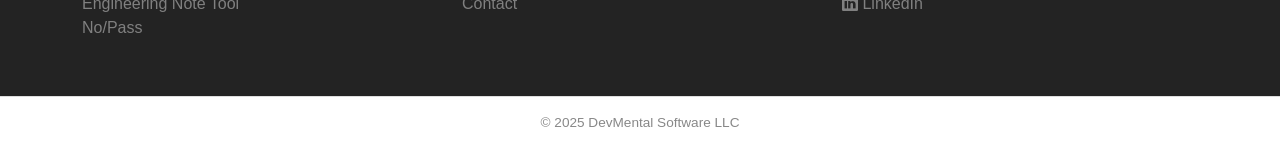
<file: site/nopass.html>
<!DOCTYPE html>
<html lang="en">
<head>
    <meta charset="utf-8" />
    <meta name="viewport" content="width=device-width, initial-scale=1.0" />
    <title>No/Pass : DevMental</title>
    <link rel="shortcut icon" href="images/dev_mental_head_white_tiny.png" />
    <link href="https://cdn.jsdelivr.net/npm/bootstrap@5.3.3/dist/css/bootstrap.min.css" rel="stylesheet" />
    <link href="https://cdn.jsdelivr.net/npm/bootstrap-icons@1.11.3/font/bootstrap-icons.min.css" rel="stylesheet" />
    <link rel="stylesheet" href="css/site.css" />
</head>
<body>

<!-- Navbar -->
<nav class="navbar navbar-expand-md navbar-dark fixed-top" style="background-color: var(--dm-dark);">
    <div class="container">
        <a class="navbar-brand" href="index.html">
            <img src="images/dev_mental.svg" alt="DevMental" />
        </a>
        <button class="navbar-toggler" type="button" data-bs-toggle="collapse" data-bs-target="#navbarMain">
            <span class="navbar-toggler-icon"></span>
        </button>
        <div class="collapse navbar-collapse" id="navbarMain">
            <ul class="navbar-nav ms-auto">
                <li class="nav-item"><a class="nav-link" href="index.html">DMEdit</a></li>
                <li class="nav-item"><a class="nav-link" href="ent.html">ENT</a></li>
                <li class="nav-item"><a class="nav-link active" href="nopass.html">No/Pass</a></li>
                <li class="nav-item"><a class="nav-link" href="about.html">About</a></li>
                <li class="nav-item"><a class="nav-link" href="contact.html">Support</a></li>
            </ul>
        </div>
    </div>
</nav>

<!-- Hero -->
<section class="hero">
    <div class="container">
        <div class="row align-items-center">
            <div class="col-md-5">
                <h1>No/Pass</h1>
                <p class="lead">A simple, no-fuss password manager that prioritizes ease of use over complexity.</p>
                <ul class="feature-list">
                    <li><i class="bi bi-check-lg"></i> Simple search-based interface</li>
                    <li><i class="bi bi-check-lg"></i> No configuration necessary</li>
                    <li><i class="bi bi-check-lg"></i> Optimized for touch, keyboard, and mouse</li>
                    <li><i class="bi bi-check-lg"></i> Automatic secure password generation</li>
                    <li><i class="bi bi-check-lg"></i> CSV import from Excel</li>
                    <li><i class="bi bi-check-lg"></i> Export to multiple formats</li>
                    <li><i class="bi bi-check-lg"></i> Undo/Redo</li>
                </ul>
            </div>
            <div class="col-md-7 text-end">
                <img src="images/nopass/NoPassMain.png" alt="No/Pass main interface" class="hero-img" />
            </div>
        </div>
    </div>
</section>

<!-- Status -->
<section class="tile-light">
    <div class="container">
        <div class="row">
            <div class="col-md-8 mx-auto text-center">
                <h2>Status</h2>
                <p>No/Pass was originally built as a UWP application for the Windows Store. The Windows Store version is no longer available, but we have a working WPF version and are considering porting it to Avalonia as a free, open-source, cross-platform password manager.</p>
                <p>If you value simplicity in a password manager and would find this useful, please <a href="contact.html">let us know</a>.</p>
            </div>
        </div>
    </div>
</section>

<!-- Entering Passwords -->
<section class="tile-dark">
    <div class="container">
        <div class="row align-items-center">
            <div class="col-md-5">
                <h2>Entering Passwords</h2>
                <p>Adding a new password is straightforward. A secure password is automatically generated using configurable rules &mdash; toggle which character types are allowed and drag the slider to set length.</p>
                <p>Add optional name/value pairs for extra data like security questions or PINs. Each pair gets its own one-click copy button on the main screen.</p>
            </div>
            <div class="col-md-6 offset-md-1">
                <img src="images/nopass/NoPassAddNew.png" alt="Adding a new password in No/Pass" class="tile-img" />
            </div>
        </div>
    </div>
</section>

<!-- Importing -->
<section class="tile-light">
    <div class="container">
        <div class="row align-items-center">
            <div class="col-md-6">
                <img src="images/nopass/ExcelImportExport.png" alt="CSV import from Excel" class="tile-img" />
            </div>
            <div class="col-md-5 offset-md-1">
                <h2>Import from CSV</h2>
                <p>If you have many passwords, create a simple CSV file in Excel with columns for title, username, and password. You can also include additional name/value pair columns.</p>
                <p>Save as CSV and import directly into No/Pass.</p>
            </div>
        </div>
    </div>
</section>

<!-- Using No/Pass -->
<section class="tile-dark">
    <div class="container">
        <div class="row align-items-center">
            <div class="col-md-5">
                <h2>Quick Access</h2>
                <p>Type a few letters to filter the list, use arrow keys to highlight, then press Enter to copy the password to the clipboard for 30 seconds. A countdown timer shows how long before the clipboard is automatically cleared.</p>
            </div>
            <div class="col-md-6 offset-md-1">
                <img src="images/nopass/NoPassClipTimer.png" alt="Clipboard timer countdown" class="tile-img" />
            </div>
        </div>
    </div>
</section>

<!-- Keyboard Shortcut -->
<section class="tile-light">
    <div class="container">
        <div class="row align-items-center">
            <div class="col-md-6">
                <img src="images/nopass/NoPassShortcut.png" alt="Keyboard shortcut configuration" class="tile-img" />
            </div>
            <div class="col-md-5 offset-md-1">
                <h2>Launch with a Shortcut</h2>
                <p>Pin No/Pass to your start menu and taskbar. Drag it onto your desktop and assign a keyboard shortcut to the icon for instant access.</p>
            </div>
        </div>
    </div>
</section>

<!-- Footer -->
<footer class="dm-footer">
    <div class="container">
        <div class="row">
            <div class="col-md-4 mb-3">
                <div class="footer-heading">Products</div>
                <a href="index.html">DMEdit</a><br />
                <a href="ent.html">Engineering Note Tool</a><br />
                <a href="nopass.html">No/Pass</a><br />
            </div>
            <div class="col-md-4 mb-3">
                <div class="footer-heading">Company</div>
                <a href="about.html">About</a><br />
                <a href="contact.html">Contact</a><br />
            </div>
            <div class="col-md-4 mb-3">
                <div class="footer-heading">Links</div>
                <a href="https://github.com/DevMentalSoftware/dmedit"><i class="bi bi-github"></i> GitHub</a><br />
                <a href="https://www.linkedin.com/company/devmental-software"><i class="bi bi-linkedin"></i> LinkedIn</a><br />
            </div>
        </div>
    </div>
</footer>
<div class="dm-copyright">&copy; 2025 DevMental Software LLC</div>

<script src="https://cdn.jsdelivr.net/npm/bootstrap@5.3.3/dist/js/bootstrap.bundle.min.js"></script>
</body>
</html>
</file>
<file: site/css/site.css>
/* DevMental Website — Design Tokens & Styles */
:root {
    --dm-royal-blue: #4169e1;
    --dm-dark: #232323;
    --dm-tile-alt: whitesmoke;
    --dm-shadow: rgba(50, 75, 152, 0.58);
    --dm-font-body: 'Century Gothic', 'Franklin Gothic Medium', 'Arial Narrow', Arial, sans-serif;
    --dm-font-heading: 'Segoe UI', sans-serif;
}

body {
    font-family: var(--dm-font-body);
    margin: 0;
    padding-top: 56px; /* navbar height */
}

/* Navbar */
.navbar-brand img {
    height: 40px;
    width: auto;
}

/* Hero */
.hero {
    background-color: var(--dm-royal-blue);
    color: white;
    padding: 3rem 0;
}

.hero h1 {
    font-family: var(--dm-font-heading);
    font-weight: 300;
    font-size: 2.8rem;
    margin-bottom: 0.5rem;
}

.hero .lead {
    font-family: var(--dm-font-heading);
    font-weight: 300;
    font-size: 1.15rem;
    opacity: 0.9;
}

.hero .feature-list {
    list-style: none;
    padding: 0;
    line-height: 2.2;
    font-size: 1.05rem;
}

.hero .feature-list .bi {
    margin-right: 0.4rem;
    color: rgba(255,255,255,0.85);
}

.hero-img {
    max-width: 100%;
    box-shadow: 5px 5px 12px var(--dm-shadow);
    border-radius: 4px;
}

/* Tiles */
.tile-light {
    padding: 3rem 0;
    background-color: white;
}

.tile-dark {
    padding: 3rem 0;
    background-color: var(--dm-tile-alt);
}

.tile-light h2,
.tile-dark h2 {
    font-family: var(--dm-font-heading);
    font-weight: 300;
    margin-bottom: 1rem;
}

.tile-img {
    max-width: 100%;
    border: 1px solid gainsboro;
    box-shadow: 5px 5px 5px lightgray;
    border-radius: 4px;
}

.tile-img-sm {
    max-width: 100%;
    border: 1px solid gainsboro;
    box-shadow: 3px 3px 4px lightgray;
    border-radius: 3px;
}

/* CTA section */
.cta-section {
    background-color: var(--dm-royal-blue);
    color: white;
    padding: 3rem 0;
    text-align: center;
}

.cta-section h2 {
    font-family: var(--dm-font-heading);
    font-weight: 300;
    color: white;
}

/* Footer */
.dm-footer {
    background-color: var(--dm-dark);
    padding: 2.5rem 1.25rem;
    color: gray;
}

.dm-footer a {
    color: gray;
    text-decoration: none;
}

.dm-footer a:hover {
    color: white;
}

.dm-footer .footer-heading {
    font-size: 1.2rem;
    margin-bottom: 0.75rem;
    color: #aaa;
}

.dm-copyright {
    text-align: center;
    padding: 1rem 0;
    color: #888;
    font-size: 0.85rem;
    border-top: 1px solid #ddd;
}

/* Feature grid cards (ENT page) */
.feature-card {
    padding: 1.5rem;
}

.feature-card h5 {
    font-family: var(--dm-font-heading);
    font-weight: 400;
}

/* Responsive */
@media (max-width: 767px) {
    .hero {
        text-align: center;
        padding: 2rem 0;
    }
    .hero h1 {
        font-size: 2rem;
    }
    .hero-img {
        margin-top: 1.5rem;
    }
    .tile-img {
        margin-top: 1.5rem;
    }
}
</file>
